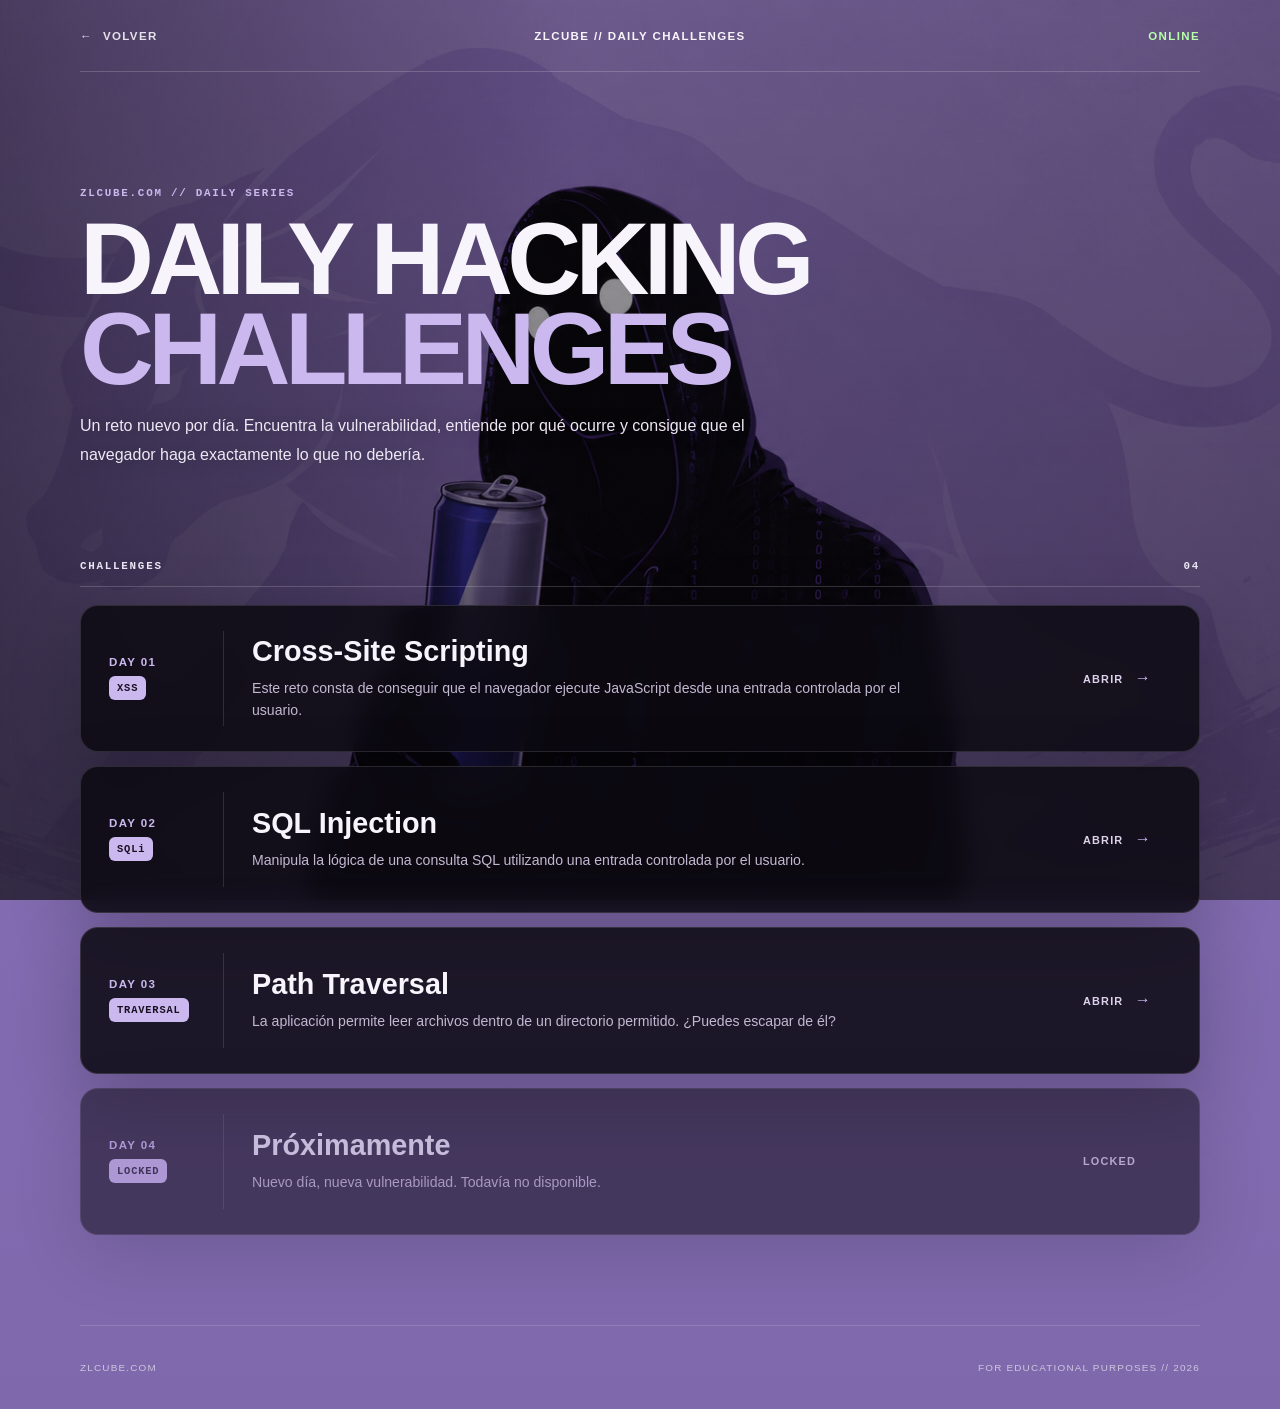
<file: redbull/index.html>
<!DOCTYPE html>
<html lang="es">
<head>
  <meta charset="UTF-8" />
  <meta name="viewport" content="width=device-width, initial-scale=1.0" />
  <meta name="description" content="ZLCube Daily Hacking Challenges" />
  <title>ZLCube | Daily Hacking Challenges</title>
  <link rel="stylesheet" href="./css/style.css" />
</head>
<body>
  <div class="page-overlay"></div>

  <header class="site-header">
    <a class="back-link" href="../" aria-label="Volver a zlcube.com">
      <span aria-hidden="true">←</span>
      <span>VOLVER</span>
    </a>

    <a class="header-title" href="./">ZLCUBE // DAILY CHALLENGES</a>

    <span class="header-status">ONLINE</span>
  </header>

  <main class="site-main">
    <section class="hero">
      <span class="eyebrow">ZLCUBE.COM // DAILY SERIES</span>
      <h1>DAILY HACKING<br><span>CHALLENGES</span></h1>
      <p>
        Un reto nuevo por día. Encuentra la vulnerabilidad, entiende por qué ocurre
        y consigue que el navegador haga exactamente lo que no debería.
      </p>
    </section>

    <section class="challenges-section">
      <div class="section-heading">
        <span>CHALLENGES</span>
        <span id="challengeCount">00</span>
      </div>

      <div id="challengeGrid" class="challenge-grid"></div>
    </section>
  </main>

  <footer class="site-footer">
    <span>ZLCUBE.COM</span>
    <span>FOR EDUCATIONAL PURPOSES // 2026</span>
  </footer>

  <template id="challengeTemplate">
    <article class="challenge-card">
      <button class="challenge-summary" type="button" aria-expanded="false">
        <div class="challenge-day-block">
          <span class="challenge-day"></span>
          <span class="challenge-tag"></span>
        </div>

        <div class="challenge-copy">
          <h2 class="challenge-title"></h2>
          <p class="challenge-description"></p>
        </div>

        <span class="challenge-action">ABRIR <b>→</b></span>
      </button>

      <div class="challenge-content" hidden>
        <div class="challenge-inner">
          <div class="challenge-objective">
            <span class="mini-label">OBJETIVO</span>
            <p class="challenge-objective-text"></p>
          </div>

          <div class="lab">
            <form class="lab-form" autocomplete="off">
              <label>
                <span class="mini-label">INPUT</span>
                <div class="input-row">
                  <input
                    class="lab-input"
                    type="text"
                    spellcheck="false"
                    placeholder="Introduce tu payload..."
                  />
                  <button type="submit">EJECUTAR</button>
                </div>
              </label>
            </form>

            <div class="lab-output">
              <span class="mini-label">OUTPUT</span>
              <div class="output-content">&gt; esperando input...</div>
            </div>
          </div>

          <div class="challenge-hint">
            <button class="hint-button" type="button">MOSTRAR PISTA</button>
            <p class="hint-text" hidden></p>
          </div>
        </div>
      </div>
    </article>
  </template>

  <script src="./js/challenges.js"></script>
  <script src="./js/main.js"></script>
</body>
</html>
</file>
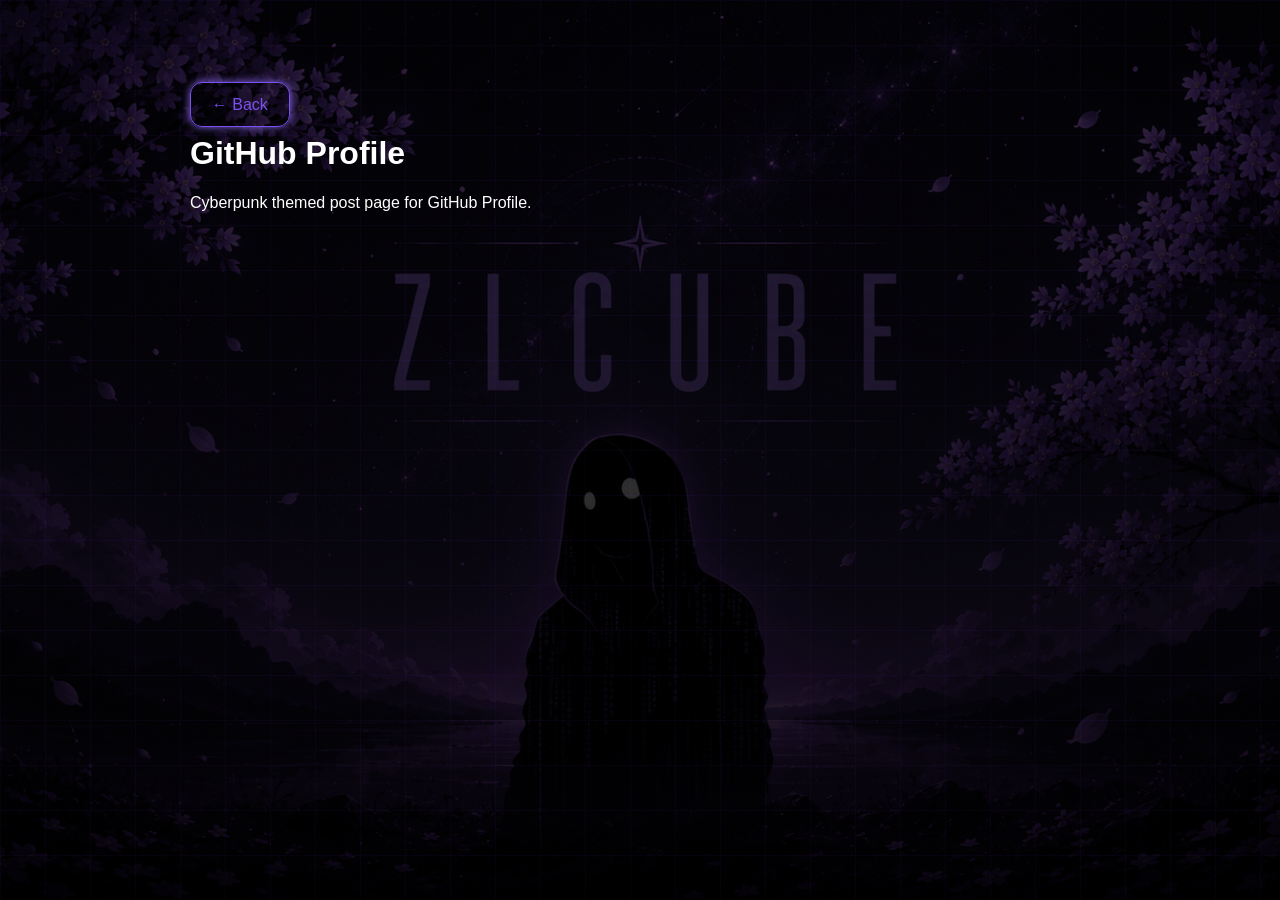
<file: posts/github-profile/index.html>
<!DOCTYPE html>
<html>
<head>
<meta charset='UTF-8'>
<meta name='viewport' content='width=device-width, initial-scale=1.0'>
<title>GitHub Profile</title>
<link rel='stylesheet' href='../../style.css'>
</head>
<body>
<div class='matrix'></div>
<div class='post-container'>
<a href='../../index.html' class='btn'>← Back</a>
<h1>GitHub Profile</h1>
<p>Cyberpunk themed post page for GitHub Profile.</p>
</div>
</body>
</html>
</file>
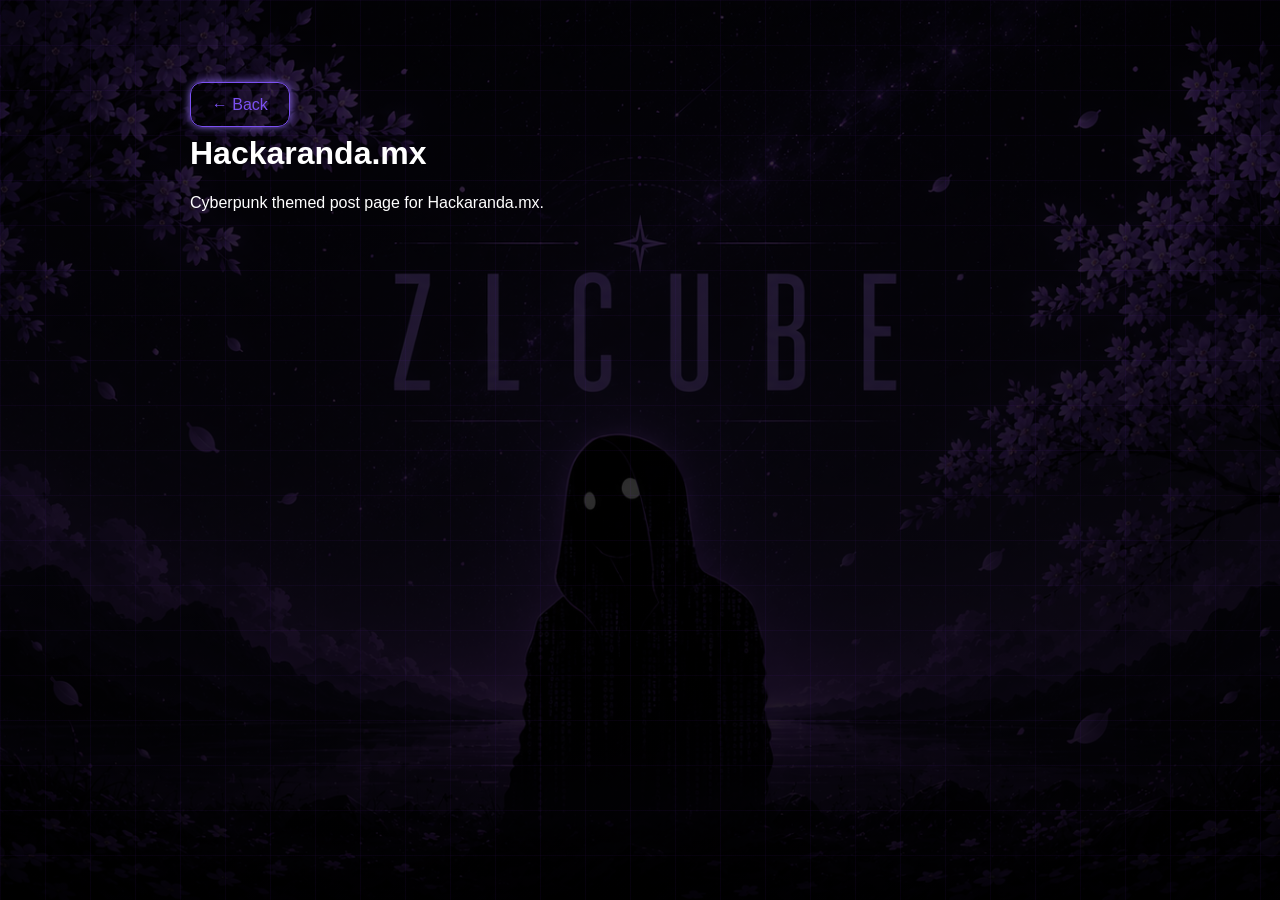
<file: posts/hackaranda/index.html>
<!DOCTYPE html>
<html>
<head>
<meta charset='UTF-8'>
<meta name='viewport' content='width=device-width, initial-scale=1.0'>
<title>Hackaranda.mx</title>
<link rel='stylesheet' href='../../style.css'>
</head>
<body>
<div class='matrix'></div>
<div class='post-container'>
<a href='../../index.html' class='btn'>← Back</a>
<h1>Hackaranda.mx</h1>
<p>Cyberpunk themed post page for Hackaranda.mx.</p>
</div>
</body>
</html>
</file>
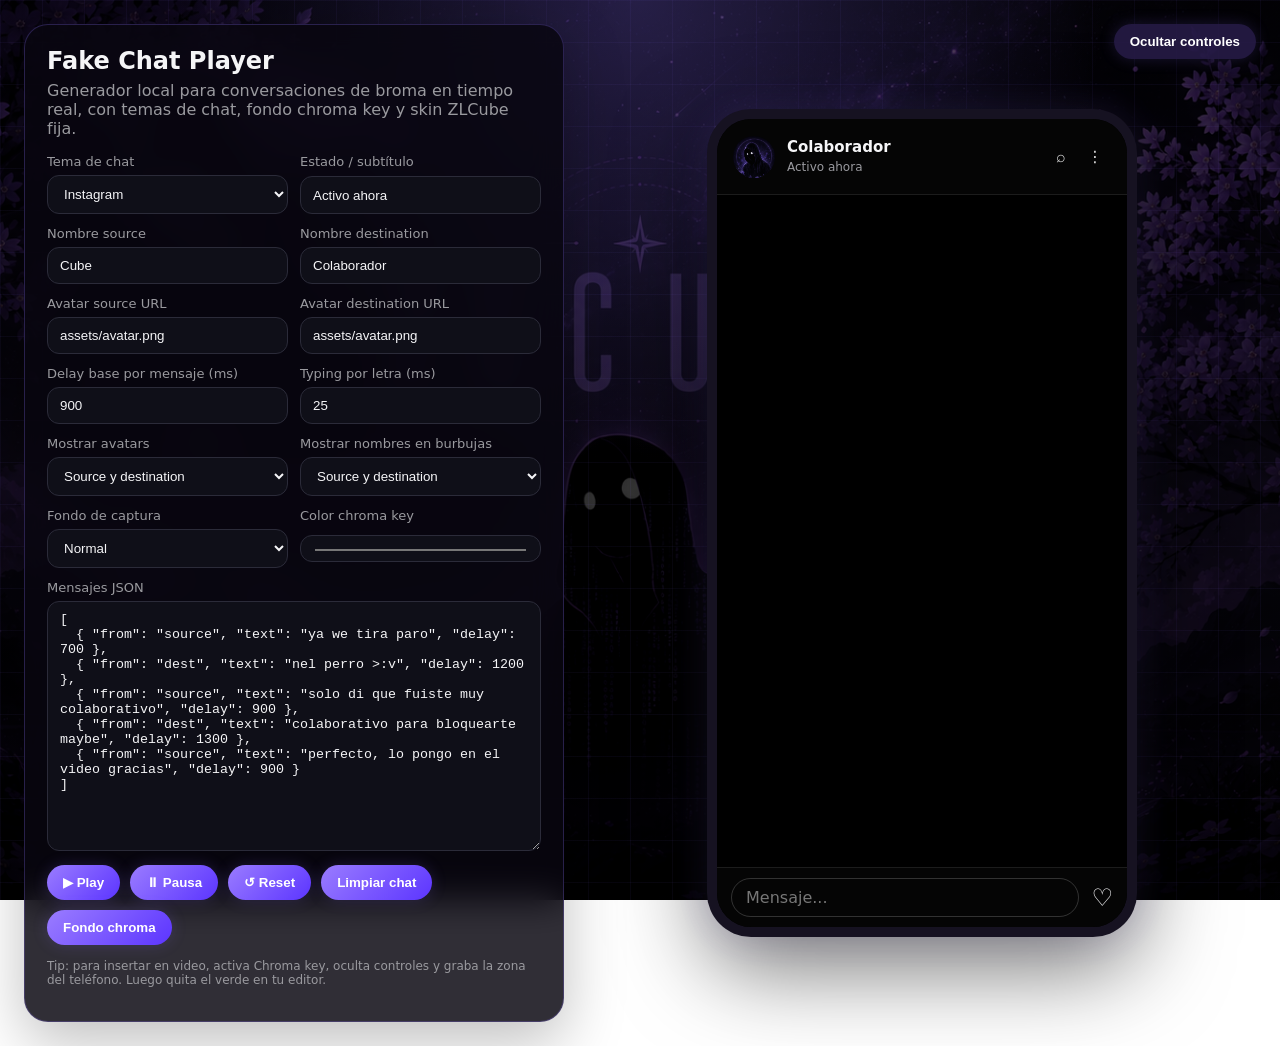
<file: chat_player/Fake_chat.html>
<!DOCTYPE html>
<html lang="es">
<head>
  <meta charset="UTF-8" />
  <meta name="viewport" content="width=device-width, initial-scale=1.0" />
  <title>Fake Chat Player</title>
  <link rel="stylesheet" href="styles.css" />
</head>
<body class="page-zlcube theme-instagram">
  <main class="app">
    <section class="controls">
      <h1>Fake Chat Player</h1>
      <p>Generador local para conversaciones de broma en tiempo real, con temas de chat, fondo chroma key y skin ZLCube fija.</p>

      <div class="grid">
        <label>Tema de chat
          <select id="themeSelect">
            <option value="instagram" selected>Instagram</option>
            <option value="whatsapp">WhatsApp</option>
            <option value="telegram">Telegram</option>
            <option value="teams">Microsoft Teams</option>
            <option value="twitter">X / Twitter DM</option>
          </select>
        </label>
        <label>Estado / subtítulo
          <input id="statusText" value="Activo ahora" />
        </label>
        <label>Nombre source
          <input id="sourceName" value="Cube" />
        </label>
        <label>Nombre destination
          <input id="destName" value="Colaborador" />
        </label>
        <label>Avatar source URL
          <input id="sourceAvatar" value="assets/avatar.png" />
        </label>
        <label>Avatar destination URL
          <input id="destAvatar" value="assets/avatar.png" />
        </label>
        <label>Delay base por mensaje (ms)
          <input id="baseDelay" type="number" value="900" min="0" />
        </label>
        <label>Typing por letra (ms)
          <input id="typingSpeed" type="number" value="25" min="0" />
        </label>
        <label>Mostrar avatars
          <select id="avatarMode">
            <option value="dest">Solo destination</option>
            <option value="both" selected>Source y destination</option>
            <option value="none">Sin avatars</option>
          </select>
        </label>
        <label>Mostrar nombres en burbujas
          <select id="nameMode">
            <option value="none">No</option>
            <option value="dest">Solo destination</option>
            <option value="both" selected>Source y destination</option>
          </select>
        </label>
        <label>Fondo de captura
          <select id="backgroundMode">
            <option value="normal">Normal</option>
            <option value="chroma">Chroma key</option>
          </select>
        </label>
        <label>Color chroma key
          <input id="chromaColor" type="color" value="#00ff00" />
        </label>
      </div>

      <label class="full">Mensajes JSON
<textarea id="scriptInput" spellcheck="false">[
  { "from": "source", "text": "ya we tira paro", "delay": 700 },
  { "from": "dest", "text": "nel perro >:v", "delay": 1200 },
  { "from": "source", "text": "solo di que fuiste muy colaborativo", "delay": 900 },
  { "from": "dest", "text": "colaborativo para bloquearte maybe", "delay": 1300 },
  { "from": "source", "text": "perfecto, lo pongo en el video gracias", "delay": 900 }
]</textarea>
      </label>

      <div class="buttons">
        <button id="playBtn">▶ Play</button>
        <button id="pauseBtn">⏸ Pausa</button>
        <button id="resetBtn">↺ Reset</button>
        <button id="clearBtn">Limpiar chat</button>
        <button id="toggleChromaBtn">Fondo chroma</button>
      </div>

      <p class="hint">Tip: para insertar en video, activa Chroma key, oculta controles y graba la zona del teléfono. Luego quita el verde en tu editor.</p>
    </section>

    <section class="stage" id="stage">
      <button id="toggleControls" class="floating">Ocultar controles</button>
      <div class="phone" id="phone">
        <header class="chatHeader">
          <div class="backIcon">‹</div>
          <img id="headerAvatar" src="assets/avatar.png" alt="avatar" />
          <div>
            <strong id="headerName">el</strong>
            <span id="headerStatus">Activo ahora</span>
          </div>
          <div class="headerIcons" id="headerIcons">⌕ ⋮</div>
        </header>

        <div class="chatArea" id="chatArea"></div>

        <footer class="chatFooter" id="chatFooter">
          <span id="footerPlaceholder">Mensaje...</span>
          <b id="footerIcon">♡</b>
        </footer>
      </div>
    </section>
  </main>

  <script src="script.js"></script>
</body>
</html>
</file>
<file: redbull/css/style.css>
:root {
  --lavender: #9f83d7;
  --lavender-light: #cbb8ef;
  --lavender-deep: #6f51ad;
  --ink: #0b0910;
  --panel: rgba(12, 10, 18, 0.86);
  --panel-soft: rgba(24, 19, 34, 0.72);
  --text: #f7f4fb;
  --muted: #c3b8d2;
  --line: rgba(255, 255, 255, 0.12);
  --success: #b9ffa9;
}

* {
  box-sizing: border-box;
}

html {
  scroll-behavior: smooth;
}

body {
  margin: 0;
  min-height: 100vh;
  color: var(--text);
  font-family: Ubuntu, "Segoe UI", Arial, sans-serif;
  background:
    linear-gradient(rgba(14, 10, 20, .16), rgba(14, 10, 20, .22)),
    url("../assets/background.png") center center / cover fixed no-repeat,
    var(--lavender);
}

button,
input {
  font: inherit;
}

button {
  color: inherit;
}

.page-overlay {
  position: fixed;
  inset: 0;
  z-index: -1;
  background:
    linear-gradient(90deg, rgba(10, 8, 15, .48) 0%, rgba(10, 8, 15, .18) 45%, rgba(10, 8, 15, .25) 100%),
    linear-gradient(180deg, rgba(7, 5, 12, .12), rgba(7, 5, 12, .38));
  pointer-events: none;
}

.site-header,
.site-main,
.site-footer {
  width: min(1120px, calc(100% - 32px));
  margin-inline: auto;
}

.site-header {
  min-height: 72px;
  display: grid;
  grid-template-columns: 1fr auto 1fr;
  align-items: center;
  gap: 20px;
  border-bottom: 1px solid rgba(255, 255, 255, .18);
  font-size: .72rem;
  font-weight: 700;
  letter-spacing: .12em;
}

.site-header a {
  color: inherit;
  text-decoration: none;
}

.back-link {
  width: max-content;
  display: flex;
  align-items: center;
  gap: 10px;
  opacity: .9;
}

.back-link:hover {
  opacity: 1;
}

.header-title {
  text-align: center;
}

.header-status {
  justify-self: end;
  color: var(--success);
}

.site-main {
  padding: 110px 0 90px;
}

.hero {
  width: min(760px, 100%);
  margin-bottom: 90px;
}

.eyebrow,
.section-heading,
.mini-label {
  font-family: "Courier New", monospace;
  font-size: .68rem;
  font-weight: 700;
  letter-spacing: .16em;
}

.eyebrow {
  color: var(--lavender-light);
}

.hero h1 {
  margin: 14px 0 18px;
  font-size: clamp(3rem, 8vw, 6.4rem);
  line-height: .88;
  letter-spacing: -.055em;
  font-weight: 900;
}

.hero h1 span {
  color: var(--lavender-light);
}

.hero p {
  max-width: 670px;
  margin: 0;
  color: #eee8f4;
  font-size: 1rem;
  line-height: 1.8;
  text-shadow: 0 2px 20px rgba(0, 0, 0, .45);
}

.section-heading {
  display: flex;
  justify-content: space-between;
  padding-bottom: 14px;
  border-bottom: 1px solid rgba(255, 255, 255, .18);
  color: #ede7f5;
}

.challenge-grid {
  display: grid;
  grid-template-columns: 1fr;
  gap: 14px;
  margin-top: 18px;
}

.challenge-card {
  overflow: hidden;
  background: var(--panel);
  border: 1px solid var(--line);
  border-radius: 18px;
  box-shadow: 0 22px 70px rgba(0, 0, 0, .22);
  backdrop-filter: blur(12px);
  -webkit-backdrop-filter: blur(12px);
  transition:
    transform .2s ease,
    border-color .2s ease,
    background .2s ease;
}

.challenge-card:hover {
  transform: translateY(-2px);
  border-color: rgba(203, 184, 239, .32);
}

.challenge-card.is-open {
  background: rgba(11, 9, 16, .93);
  border-color: rgba(203, 184, 239, .28);
}

.challenge-card.is-locked {
  opacity: .6;
}

.challenge-summary {
  width: 100%;
  min-height: 145px;
  padding: 25px 28px;
  display: grid;
  grid-template-columns: 115px 1fr auto;
  gap: 28px;
  align-items: center;
  text-align: left;
  border: 0;
  background: transparent;
  cursor: pointer;
}

.challenge-day-block {
  align-self: stretch;
  display: flex;
  flex-direction: column;
  justify-content: center;
  gap: 8px;
  border-right: 1px solid var(--line);
}

.challenge-day {
  font-size: .72rem;
  font-weight: 800;
  letter-spacing: .12em;
  color: var(--lavender-light);
}

.challenge-tag {
  width: max-content;
  padding: 6px 8px;
  color: #17101f;
  background: var(--lavender-light);
  border-radius: 6px;
  font-family: "Courier New", monospace;
  font-size: .65rem;
  font-weight: 900;
  letter-spacing: .08em;
}

.challenge-copy h2 {
  margin: 0 0 9px;
  font-size: clamp(1.2rem, 3vw, 1.8rem);
}

.challenge-copy p {
  margin: 0;
  max-width: 670px;
  color: var(--muted);
  line-height: 1.6;
  font-size: .88rem;
}

.challenge-action {
  min-width: 88px;
  color: #ddd2eb;
  font-size: .68rem;
  font-weight: 800;
  letter-spacing: .11em;
}

.challenge-action b {
  margin-left: 7px;
  color: var(--lavender-light);
  font-size: 1rem;
}

.challenge-content {
  border-top: 1px solid var(--line);
}

.challenge-inner {
  padding: 28px;
}

.challenge-objective {
  margin-bottom: 26px;
}

.challenge-objective p {
  margin: 9px 0 0;
  color: #ded6e8;
  line-height: 1.65;
}

.mini-label {
  color: var(--lavender-light);
}

.lab {
  padding: 22px;
  background: rgba(2, 2, 4, .46);
  border: 1px solid rgba(255, 255, 255, .09);
  border-radius: 12px;
}

.lab-form label {
  display: block;
}

.input-row {
  margin-top: 10px;
  display: grid;
  grid-template-columns: 1fr auto;
}

.lab-input {
  min-width: 0;
  padding: 15px 16px;
  color: #fff;
  background: rgba(0, 0, 0, .4);
  border: 1px solid #423753;
  border-right: 0;
  border-radius: 8px 0 0 8px;
  outline: none;
  font-family: "Courier New", monospace;
}

.lab-input:focus {
  border-color: var(--lavender-light);
}

.lab-form button {
  padding: 0 20px;
  border: 0;
  border-radius: 0 8px 8px 0;
  color: #17101f;
  background: var(--lavender-light);
  font-size: .68rem;
  font-weight: 900;
  letter-spacing: .08em;
  cursor: pointer;
}

.lab-output {
  margin-top: 20px;
}

.output-content {
  min-height: 62px;
  margin-top: 10px;
  padding: 14px;
  overflow-wrap: anywhere;
  color: #e8e1ef;
  background: #09070d;
  border-left: 3px solid var(--lavender-deep);
  font-family: "Courier New", monospace;
  line-height: 1.6;
}

.challenge-hint {
  margin-top: 18px;
}

.hint-button {
  padding: 0;
  color: #cfc2de;
  background: transparent;
  border: 0;
  border-bottom: 1px solid rgba(255, 255, 255, .25);
  font-size: .68rem;
  font-weight: 800;
  letter-spacing: .1em;
  cursor: pointer;
}

.hint-text {
  max-width: 700px;
  margin: 12px 0 0;
  color: var(--muted);
  line-height: 1.6;
  font-size: .82rem;
}

.site-footer {
  min-height: 84px;
  display: flex;
  align-items: center;
  justify-content: space-between;
  gap: 20px;
  border-top: 1px solid rgba(255,255,255,.14);
  color: rgba(255, 255, 255, .62);
  font-size: .62rem;
  letter-spacing: .12em;
}

@media (max-width: 760px) {
  body {
    background-attachment: scroll;
    background-position: center top;
  }

  .site-header {
    grid-template-columns: 1fr auto;
  }

  .header-title {
    display: none;
  }

  .challenge-summary {
    grid-template-columns: 78px 1fr;
    gap: 18px;
    padding: 22px 18px;
  }

  .challenge-action {
    grid-column: 2;
  }

  .challenge-day-block {
    grid-row: 1 / span 2;
  }

  .site-main {
    padding-top: 78px;
  }

  .hero {
    margin-bottom: 65px;
  }

  .input-row {
    grid-template-columns: 1fr;
  }

  .lab-input {
    border-right: 1px solid #423753;
    border-radius: 8px 8px 0 0;
  }

  .lab-form button {
    min-height: 48px;
    border-radius: 0 0 8px 8px;
  }

  .site-footer {
    flex-direction: column;
    justify-content: center;
    text-align: center;
  }
}

@media (max-width: 480px) {
  .hero h1 {
    font-size: clamp(2.8rem, 17vw, 4.5rem);
  }

  .challenge-summary {
    grid-template-columns: 1fr;
  }

  .challenge-day-block {
    grid-row: auto;
    border-right: 0;
    border-bottom: 1px solid var(--line);
    padding-bottom: 16px;
  }

  .challenge-action {
    grid-column: auto;
  }

  .challenge-inner {
    padding: 20px 16px;
  }
}

.challenge-card.is-completed {
  border-color: rgba(185, 255, 169, 0.45);
}

.challenge-card.is-completed .challenge-tag {
  background: #b9ffa9;
  color: #111;
}

.challenge-card.is-completed .challenge-action {
  color: #b9ffa9;
}

.challenge-completed {
  display: flex;
  flex-direction: column;
  gap: 8px;

  padding: 18px;

  border: 1px solid rgba(185, 255, 169, 0.35);
  border-radius: 8px;

  background: rgba(185, 255, 169, 0.06);
}

.challenge-completed strong {
  color: #b9ffa9;
  letter-spacing: 0.1em;
}

.challenge-completed span {
  color: #c3b8d2;
  font-size: 0.8rem;
}

/* ========================================
   DAY 02 — SQL INJECTION
======================================== */

.sql-query {
  margin-bottom: 18px;
}

.sql-query pre {
  margin: 10px 0 0;
  padding: 16px;

  overflow-x: auto;

  background: rgba(0, 0, 0, 0.35);

  border: 1px solid rgba(255, 255, 255, 0.08);
  border-radius: 8px;
}

.sql-query code {
  color: #cbb8ef;
  font-family: "Courier New", monospace;
  line-height: 1.6;
}

.sql-analysis {
  margin-top: 15px;
  padding: 15px;

  background: rgba(0, 0, 0, 0.25);

  border-left: 3px solid #9f83d7;
}

.sql-analysis p {
  display: flex;
  justify-content: space-between;

  margin: 8px 0;

  color: #c3b8d2;

  font-family: "Courier New", monospace;
  font-size: 0.75rem;
}

.sql-analysis strong {
  color: #b9ffa9;
}

.access-denied {
  margin-top: 16px;
  padding: 15px;

  color: #ff9b9b;

  border: 1px solid rgba(255, 100, 100, 0.25);
  border-radius: 8px;

  background: rgba(255, 80, 80, 0.05);

  font-family: "Courier New", monospace;
  font-weight: bold;

  letter-spacing: 0.1em;
}


/* SQL SYNTAX HIGHLIGHTING */

.sql-code {
  display: block;
  font-family: "Courier New", monospace;
  line-height: 1.7;
  white-space: pre-wrap;
}

.sql-keyword {
  color: #cbb8ef;
  font-weight: 700;
}

.sql-string {
  color: #b9ffa9;
}

.sql-number {
  color: #f2c6ff;
}

.sql-operator {
  color: #ffffff;
  font-weight: 700;
}

.sql-comment {
  color: #8b8296;
  font-style: italic;
}

/* ========================================
   DAY 03 — PATH TRAVERSAL
======================================== */

.path-section {
  margin-bottom: 18px;
}

.path-value {
  margin: 8px 0 0;
  padding: 14px 16px;

  background: rgba(0, 0, 0, 0.32);

  border: 1px solid
    rgba(255, 255, 255, 0.08);

  border-radius: 8px;

  color: #e7dff0;

  font-family:
    "Courier New",
    monospace;

  white-space: pre-wrap;
  overflow-wrap: anywhere;
}

.path-input {
  color: #cbb8ef;
}

.resolved-path {
  color: #b9ffa9;
}

.traversal-token {
  color: #ff9ccf;
  font-weight: 700;

  background:
    rgba(255, 156, 207, 0.08);

  padding: 2px 3px;

  border-radius: 3px;
}

.path-arrow {
  margin: 16px 0;

  color: #8f83a1;

  font-family:
    "Courier New",
    monospace;

  font-size: 0.7rem;

  letter-spacing: 0.08em;
}

.path-analysis {
  margin: 22px 0;

  padding: 15px;

  background:
    rgba(0, 0, 0, 0.25);

  border-left:
    3px solid #9f83d7;
}

.path-analysis p {
  margin: 8px 0;

  display: flex;
  justify-content: space-between;
  gap: 20px;

  color: #c3b8d2;

  font-family:
    "Courier New",
    monospace;

  font-size: 0.75rem;
}

.path-analysis strong {
  color: #b9ffa9;
}

.file-response {
  margin-top: 20px;
}

.file-response pre {
  margin: 10px 0 0;

  padding: 18px;

  min-height: 65px;

  overflow-x: auto;

  background: #09070d;

  border:
    1px solid rgba(
      255,
      255,
      255,
      0.08
    );

  border-radius: 8px;

  color: #d9d0e4;

  font-family:
    "Courier New",
    monospace;

  font-size: 0.8rem;

  line-height: 1.65;

  white-space: pre-wrap;
}
</file>
<file: style.css>
body {
    background: #07040d;
    color: white;
    font-family: sans-serif;
    margin: 0
}


body::before {
    content: "";
    position: fixed;
    inset: 0;
    background:
        linear-gradient(rgba(0,0,0,.75), rgba(0,0,0,.88)),
        url('assets/bg.png');

    background-size: cover;
    background-position: center;
    z-index: -3;
}


.matrix {
    position: fixed;
    inset: 0;
    background-image: linear-gradient(rgba(125, 39, 245, .05) 1px, transparent 1px), linear-gradient(90deg, rgba(125, 39, 245, .05) 1px, transparent 1px);
    background-size: 45px 45px;
    z-index: -1
}

.hero {
    min-height: 100vh;
    display: flex;
    justify-content: center;
    align-items: center;
    flex-direction: column
}

.avatar {
    width: 250px;
    border-radius: 50%;
    border: 2px solid hsl(256, 85%, 63%);

    box-shadow:
        0 0 12px rgba(150, 112, 255, 0.712),
        0 0 35px rgba(150, 112, 255, 0.568);
}

.hero h1 {

    text-shadow:
        0 0 10px rgba(125,39,245,.18),
        0 0 30px rgba(125,39,245,.08);

}

.posts {
    width: min(1200px, 90%);
    margin: auto;

    display: grid;
    grid-template-columns: repeat(auto-fit, minmax(300px, 1fr));
    gap: 2rem;

    padding-bottom: 5rem;
}

.card {
    background: rgba(0, 0, 0, 0.267);

    border:
        1px solid rgba(75, 50, 165, 0.616);

    border-radius: 24px;

    padding: 2rem;

    backdrop-filter: blur(6px);
    -webkit-backdrop-filter: blur(6px);

    box-shadow:
        0 0 10px rgba(84, 39, 245, 0.247),
        0 0 30px rgba(84, 39, 245, 0.247);

    transition:
        transform .25s ease,
        box-shadow .25s ease;
}

.card:hover {

    transform: translateY(-4px);

    box-shadow:
        0 0 16px rgba(150, 112, 255, 0.712),
        0 0 45px rgba(150, 112, 255, 0.712);
}

a {
    color: hsl(256, 85%, 63%);
    text-decoration: none
}

.post-container {
    width: min(900px, 90%);
    margin: auto;
    padding: 6rem 0
}

.buttons {

    display: flex;
    justify-content: center;
    gap: 2rem;
    margin-top: 1rem;

}

.btn {
    padding: .8rem 1.3rem;

    border:
        1px solid hsl(256, 85%, 63%);

    border-radius: 12px;

    box-shadow:
        0 0 8px rgba(150, 112, 255, 0.911);

    transition:
        .25s ease;
}

.btn:hover {

    transform:
        translateY(-3px)
        scale(1.03);

}
</file>
<file: chat_player/styles.css>
:root {
  --bg: #101014;
  --panel: #181824;
  --text: #f5f5f7;
  --muted: #aaa7b7;
  --accent: #3797f0;
  --bubble-source: #3797f0;
  --bubble-dest: #262630;
  --phone: #000;
  --chat-bg: #000;
  --header-bg: #050505;
  --footer-bg: #050505;
  --border: #2b2b39;
  --source-text: #fff;
  --dest-text: #fff;
}
* { box-sizing: border-box; }
body {
  margin: 0;
  min-height: 100vh;
  background: radial-gradient(circle at top, #2b1749 0%, var(--bg) 42%);
  color: var(--text);
  font-family: Inter, system-ui, -apple-system, BlinkMacSystemFont, "Segoe UI", sans-serif;
}

body.page-zlcube {
  background:
    radial-gradient(circle at top, rgba(139,112,255,.26), transparent 42%),
    linear-gradient(rgba(0,0,0,.72), rgba(0,0,0,.86)),
    url('assets/bg.png');
  background-size: cover;
  background-position: center;
  background-attachment: fixed;
  font-family: 'Poppins', Inter, system-ui, sans-serif;
}

body.page-zlcube::before {
  content: "";
  position: fixed;
  inset: 0;
  pointer-events: none;
  background-image:
    linear-gradient(rgba(139,112,255,.055) 1px, transparent 1px),
    linear-gradient(90deg, rgba(139,112,255,.055) 1px, transparent 1px);
  background-size: 42px 42px;
  animation: zlcubeMatrix 14s linear infinite;
  z-index: -1;
}

body.page-zlcube .controls {
  background: rgba(9, 7, 16, .84);
  border-color: rgba(139,112,255,.25);
  backdrop-filter: blur(18px);
}

body.page-zlcube button {
  background: linear-gradient(135deg, #9a7cff, #5c35ff);
  box-shadow: 0 0 16px rgba(139,112,255,.18);
}

body.page-zlcube .floating { background: rgba(40, 28, 74, .86); }

@keyframes zlcubeMatrix {
  from { transform: translateY(0); }
  to { transform: translateY(42px); }
}
.app { display: grid; grid-template-columns: minmax(320px, 540px) 1fr; gap: 24px; padding: 24px; min-height: 100vh; }
.controls { background: rgba(24, 24, 36, 0.92); border: 1px solid var(--border); border-radius: 24px; padding: 22px; height: fit-content; box-shadow: 0 20px 60px rgba(0,0,0,.25); }
.controls h1 { margin: 0 0 6px; }
.controls p { color: var(--muted); margin-top: 0; }
.grid { display: grid; grid-template-columns: 1fr 1fr; gap: 12px; }
label { display: grid; gap: 6px; color: var(--muted); font-size: 13px; }
.full { margin-top: 12px; }
input, textarea, select { width: 100%; color: var(--text); background: #0f0f18; border: 1px solid var(--border); border-radius: 12px; padding: 10px 12px; outline: none; }
textarea { min-height: 250px; font-family: ui-monospace, SFMono-Regular, Menlo, Consolas, monospace; resize: vertical; }
.buttons { display: flex; flex-wrap: wrap; gap: 10px; margin-top: 14px; }
button { border: 0; border-radius: 999px; padding: 10px 16px; color: white; background: #6f35ff; cursor: pointer; font-weight: 700; }
button:hover { filter: brightness(1.12); }
.hint { font-size: 12px; margin-top: 14px !important; }
.stage { display: grid; place-items: center; position: relative; min-height: calc(100vh - 48px); background: transparent; transition: background .18s ease; }
.floating { position: fixed; right: 24px; top: 24px; z-index: 10; background: #252535; }
.phone { width: min(430px, 92vw); height: min(860px, 92vh); background: var(--phone); border: 10px solid rgba(24,20,35,.95); border-radius: 44px; overflow: hidden; box-shadow: 0 30px 90px rgba(0,0,0,.55), 0 0 38px rgba(139,112,255,.14); display: grid; grid-template-rows: 76px 1fr 60px; }
.chatHeader { display: flex; align-items: center; gap: 12px; padding: 14px 16px; border-bottom: 1px solid rgba(255,255,255,.09); background: var(--header-bg); }
.backIcon { display: none; font-size: 34px; line-height: 1; opacity: .85; }
.chatHeader img { width: 42px; height: 42px; border-radius: 50%; object-fit: cover; background: #222; }
.chatHeader strong { display: block; font-size: 15px; }
.chatHeader span { color: var(--muted); font-size: 12px; }
.headerIcons { margin-left: auto; color: #ddd; letter-spacing: 8px; white-space: nowrap; }
.chatArea { padding: 18px 14px; overflow-y: auto; background: var(--chat-bg); display: flex; flex-direction: column; gap: 12px; }
.messageRow { display: flex; align-items: flex-end; gap: 8px; animation: pop .24s ease both; }
.messageRow.source { justify-content: flex-end; }
.messageRow.dest { justify-content: flex-start; }
.messageContent { display: grid; gap: 4px; max-width: 72%; }
.source .messageContent { justify-items: end; }
.dest .messageContent { justify-items: start; }
.senderName { font-size: 11px; color: var(--muted); padding: 0 6px; line-height: 1; }
.avatar { width: 28px; height: 28px; border-radius: 50%; object-fit: cover; background: #222; }
.bubble { max-width: 100%; padding: 10px 13px; line-height: 1.28; font-size: 15px; white-space: pre-wrap; overflow-wrap: anywhere; box-shadow: 0 1px 1px rgba(0,0,0,.08); }
.source .bubble { background: var(--bubble-source); color: var(--source-text); border-radius: 18px 18px 4px 18px; }
.dest .bubble { background: var(--bubble-dest); color: var(--dest-text); border-radius: 18px 18px 18px 4px; }
.typing .bubble { min-width: 52px; color: var(--muted); letter-spacing: 2px; }
.chatFooter { border-top: 1px solid rgba(255,255,255,.09); background: var(--footer-bg); display: flex; align-items: center; gap: 12px; padding: 10px 14px; }
.chatFooter span { flex: 1; color: #777; border: 1px solid rgba(255,255,255,.18); border-radius: 999px; padding: 9px 14px; }
.chatFooter b { font-size: 24px; }
body.hide-controls .controls { display: none; }
body.hide-controls .app { grid-template-columns: 1fr; }
body.hide-controls .stage { min-height: 100vh; }
body.chroma-active { background: var(--chroma, #00ff00); }
body.chroma-active .stage { background: var(--chroma, #00ff00); }
body.chroma-active .app { background: var(--chroma, #00ff00); }
body.chroma-active.hide-controls .floating { background: rgba(0,0,0,.55); }

/* Themes */

body.theme-instagram { --accent:#3797f0; --bubble-source:#3797f0; --bubble-dest:#262630; --chat-bg:#000; --header-bg:#050505; --footer-bg:#050505; --muted:#9a9a9f; }
body.theme-whatsapp { --accent:#25d366; --bubble-source:#005c4b; --bubble-dest:#202c33; --chat-bg:#0b141a; --header-bg:#202c33; --footer-bg:#202c33; --muted:#aebac1; }
body.theme-whatsapp .chatArea { background-image: radial-gradient(rgba(255,255,255,.04) 1px, transparent 1px); background-size: 18px 18px; }
body.theme-whatsapp .headerIcons { letter-spacing: 4px; }
body.theme-telegram { --accent:#2aabee; --bubble-source:#2b5278; --bubble-dest:#182533; --chat-bg:#0e1621; --header-bg:#17212b; --footer-bg:#17212b; --muted:#8aa1b4; }
body.theme-teams { --accent:#6264a7; --bubble-source:#6264a7; --bubble-dest:#2f2f3a; --chat-bg:#1b1a24; --header-bg:#252438; --footer-bg:#252438; --muted:#c8c6d8; }
body.theme-teams .bubble { border-radius: 8px; }
body.theme-teams .source .bubble { border-radius: 8px 8px 2px 8px; }
body.theme-twitter { --accent:#1d9bf0; --bubble-source:#1d9bf0; --bubble-dest:#2f3336; --chat-bg:#000; --header-bg:#000; --footer-bg:#000; --muted:#71767b; }
body.theme-twitter .backIcon { display:block; }
body.theme-twitter .bubble { border-radius: 22px; }
body.theme-twitter .source .bubble { border-radius: 22px 22px 4px 22px; }

@keyframes pop { from { transform: translateY(12px) scale(.98); opacity: 0; } to { transform: translateY(0) scale(1); opacity: 1; } }
.messageRow.no-avatar .avatar { display:none; }
@media (max-width: 900px) { .app { grid-template-columns: 1fr; } .grid { grid-template-columns: 1fr; } }
</file>
